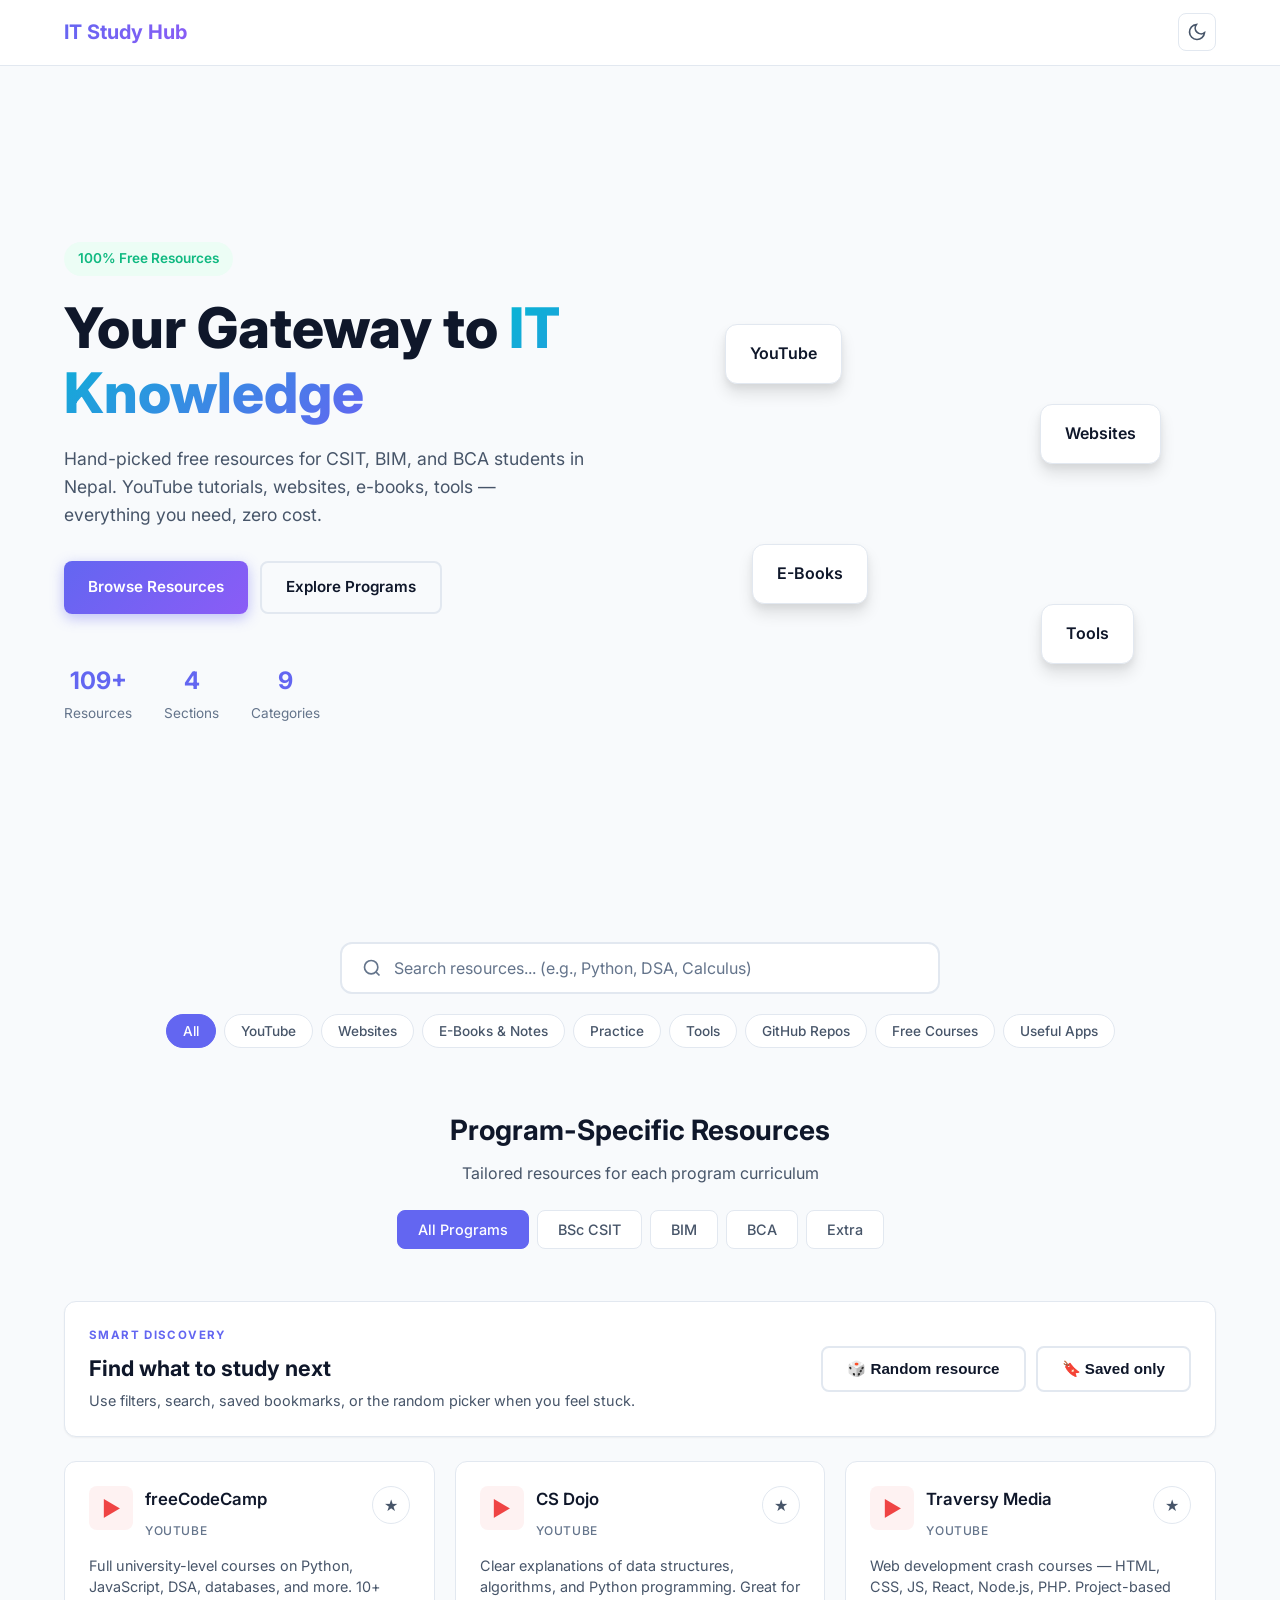
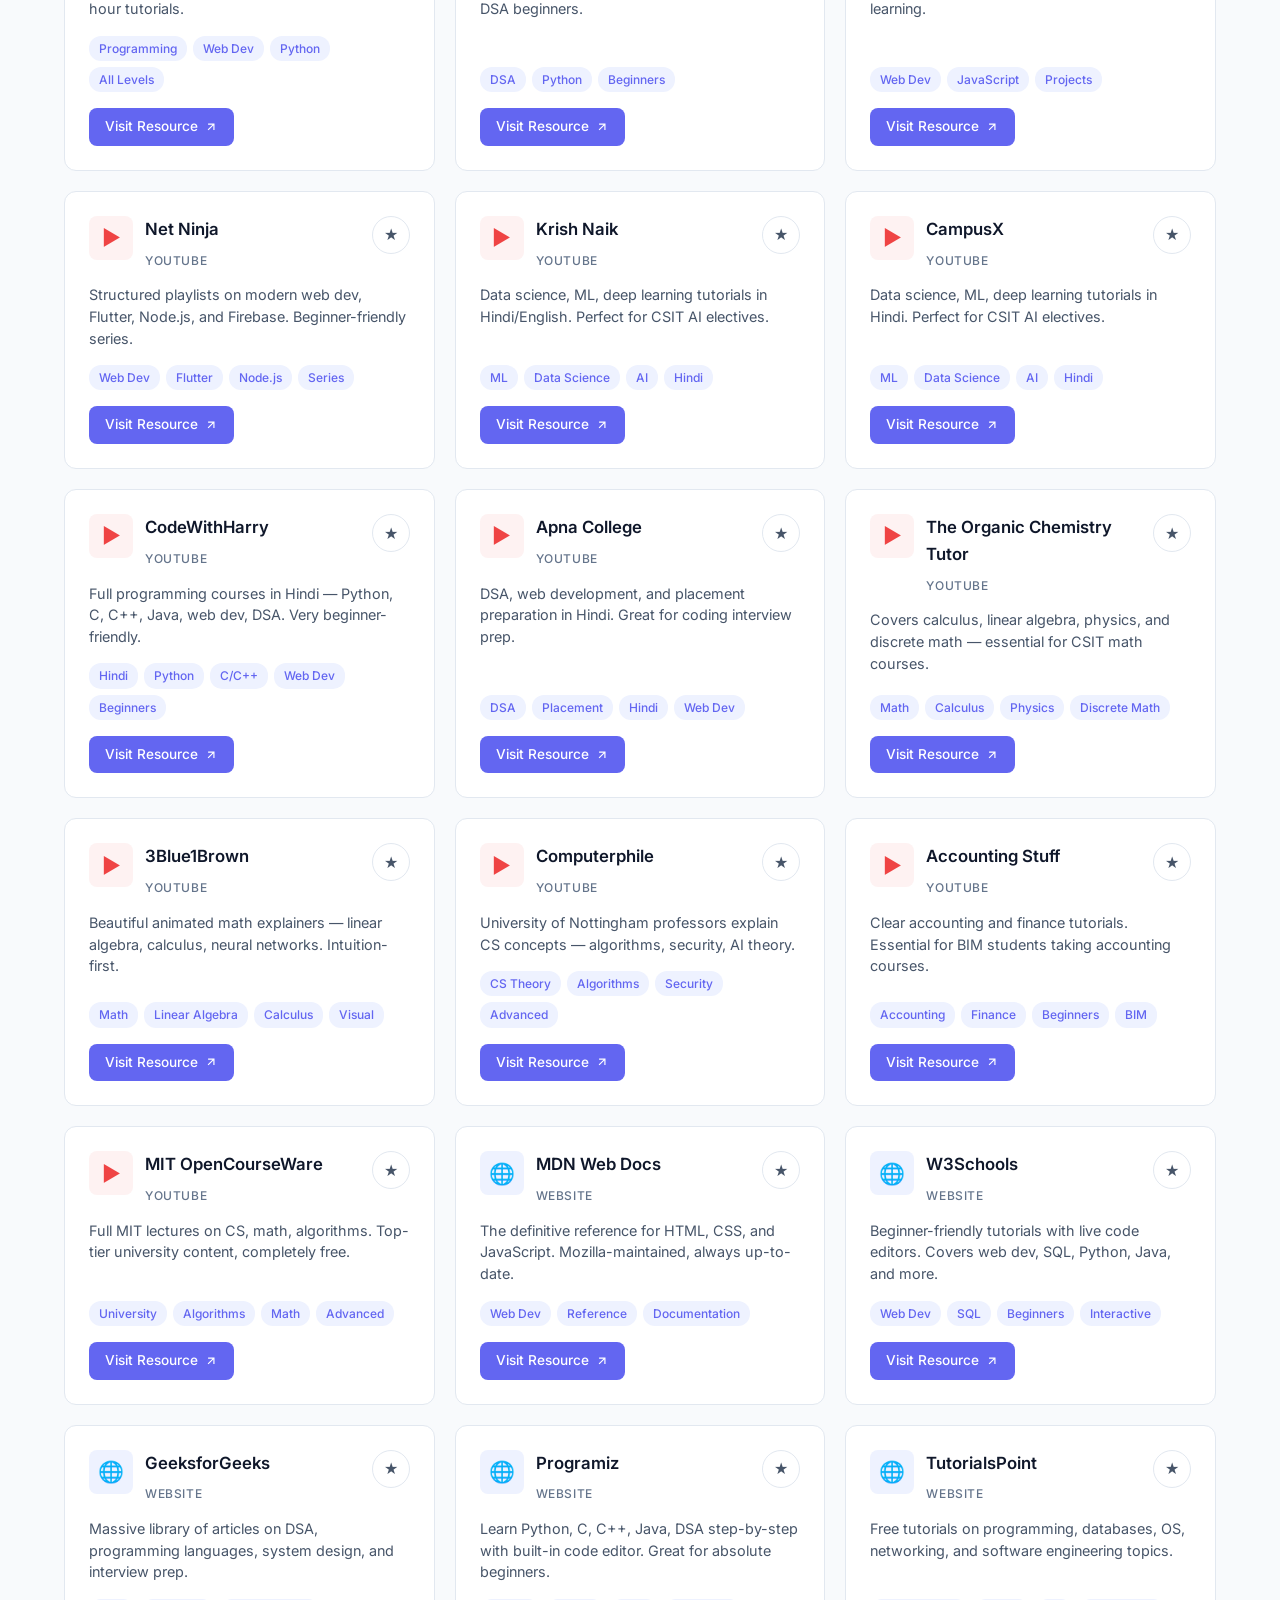
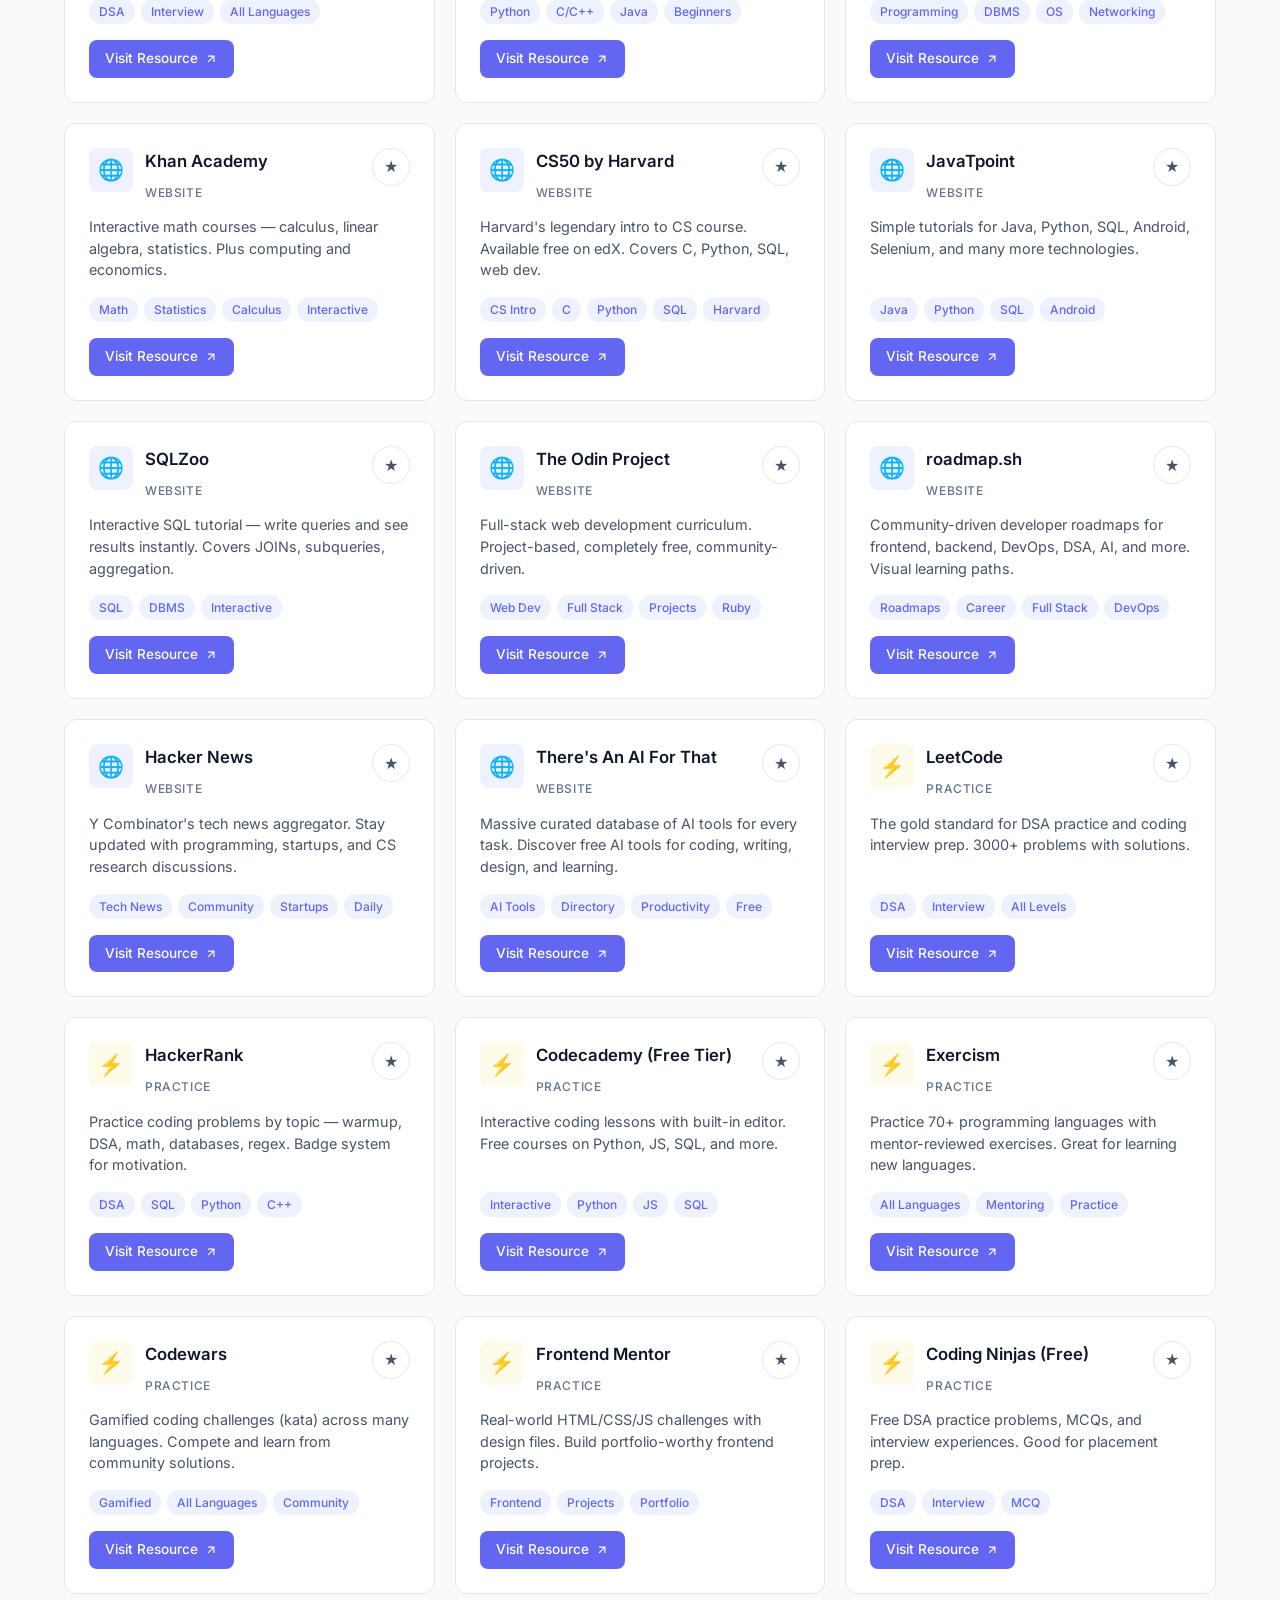
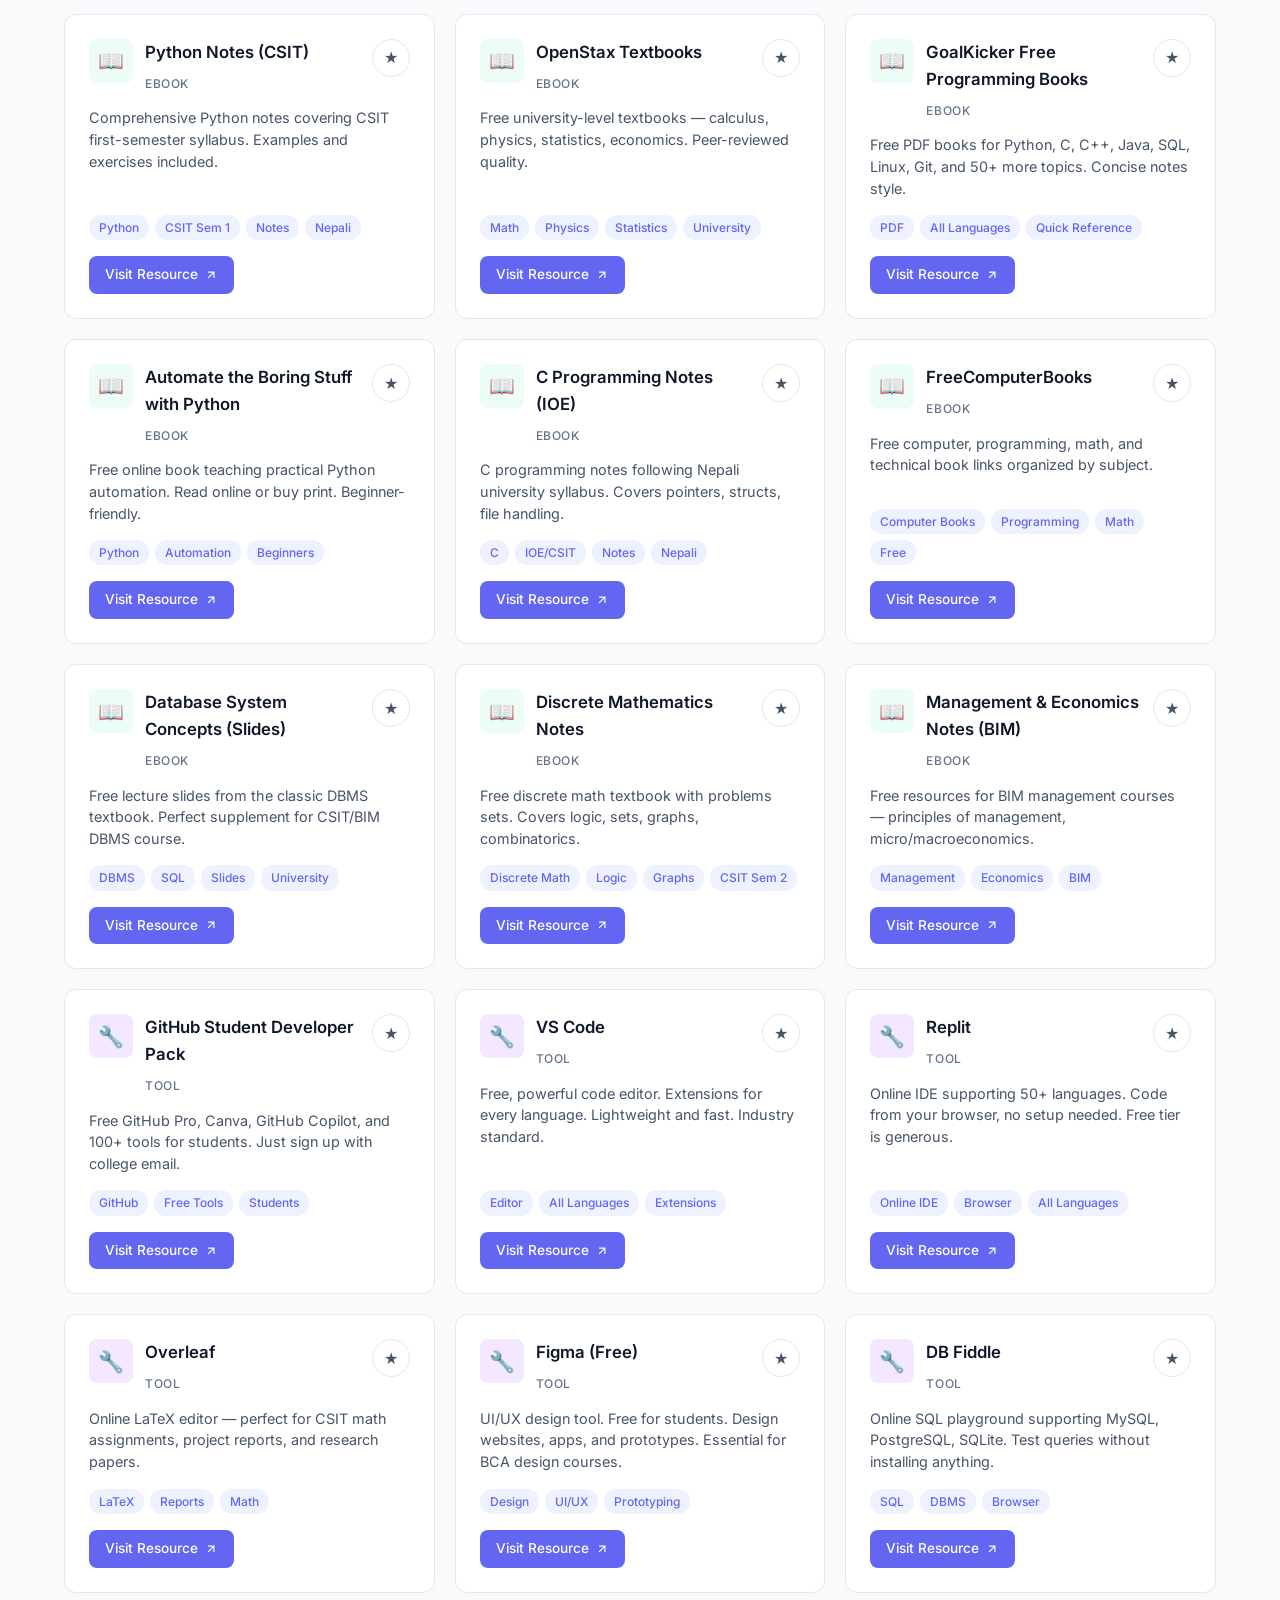
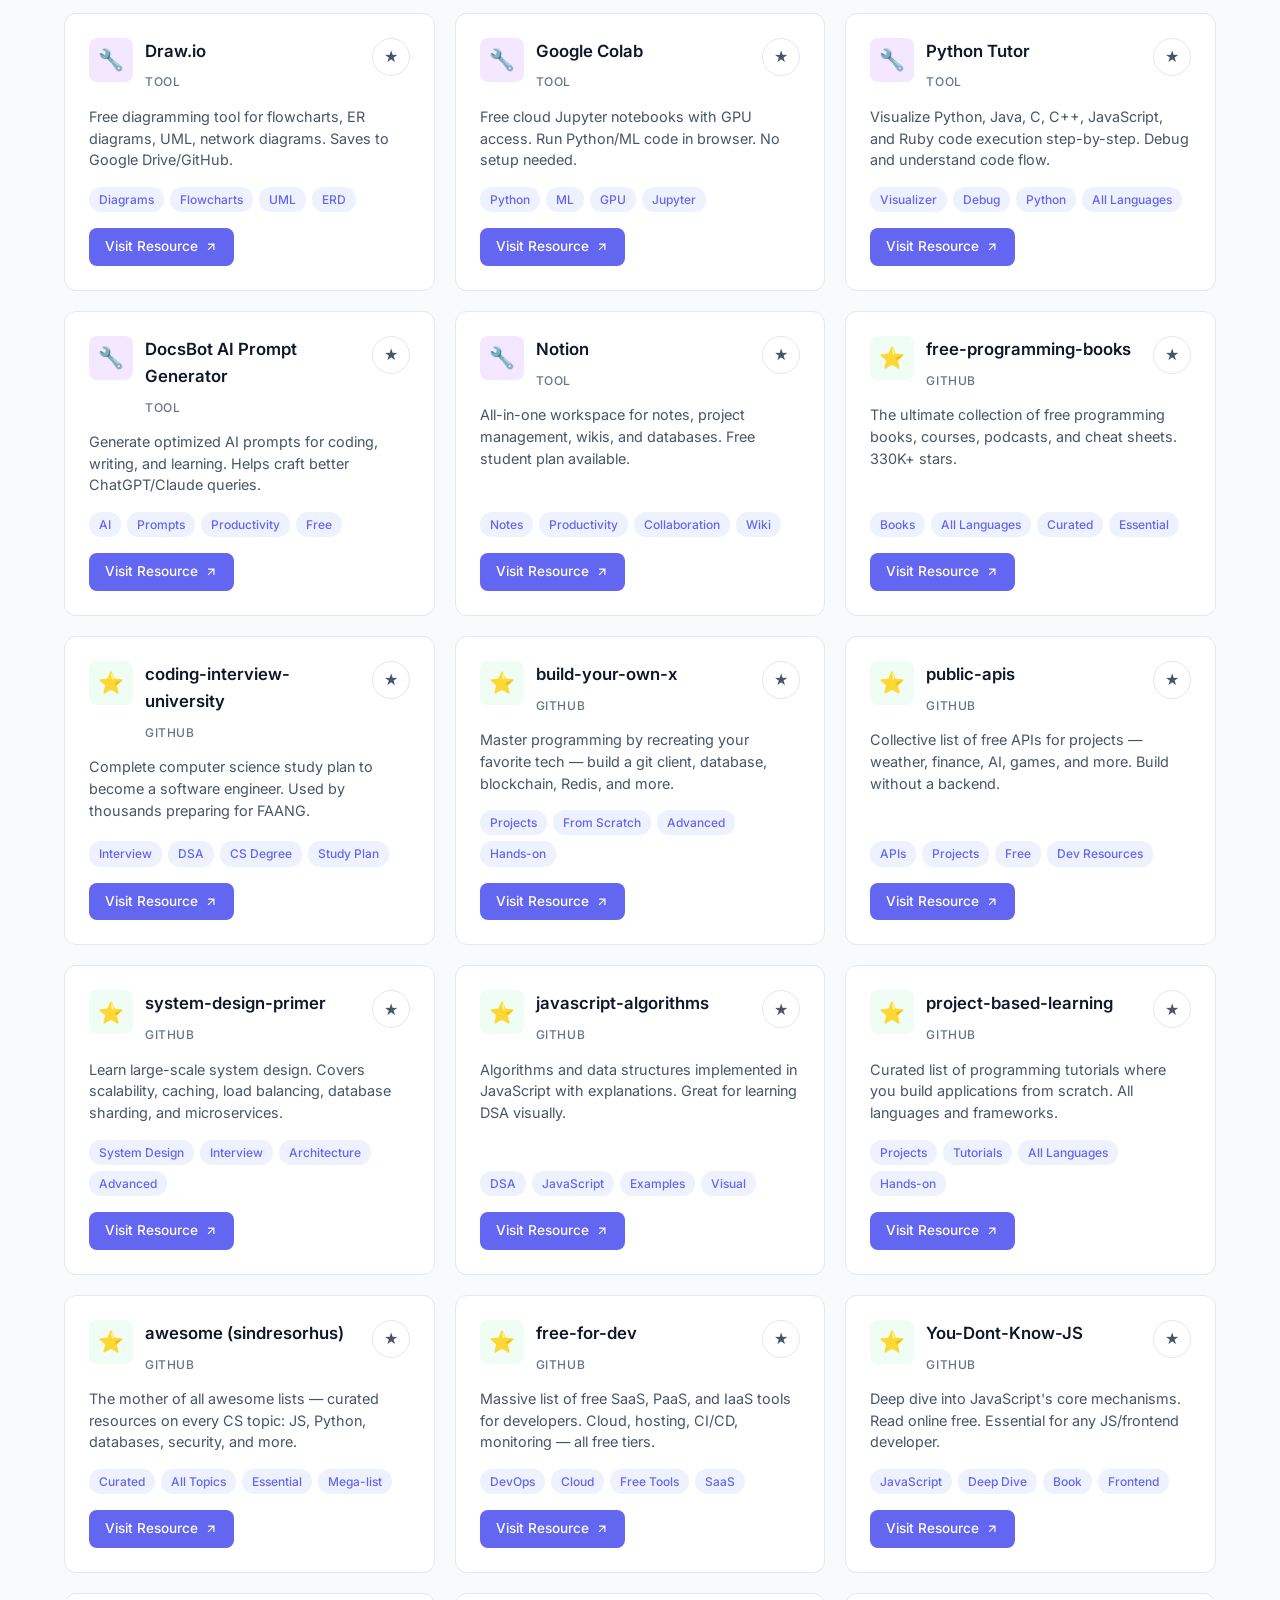
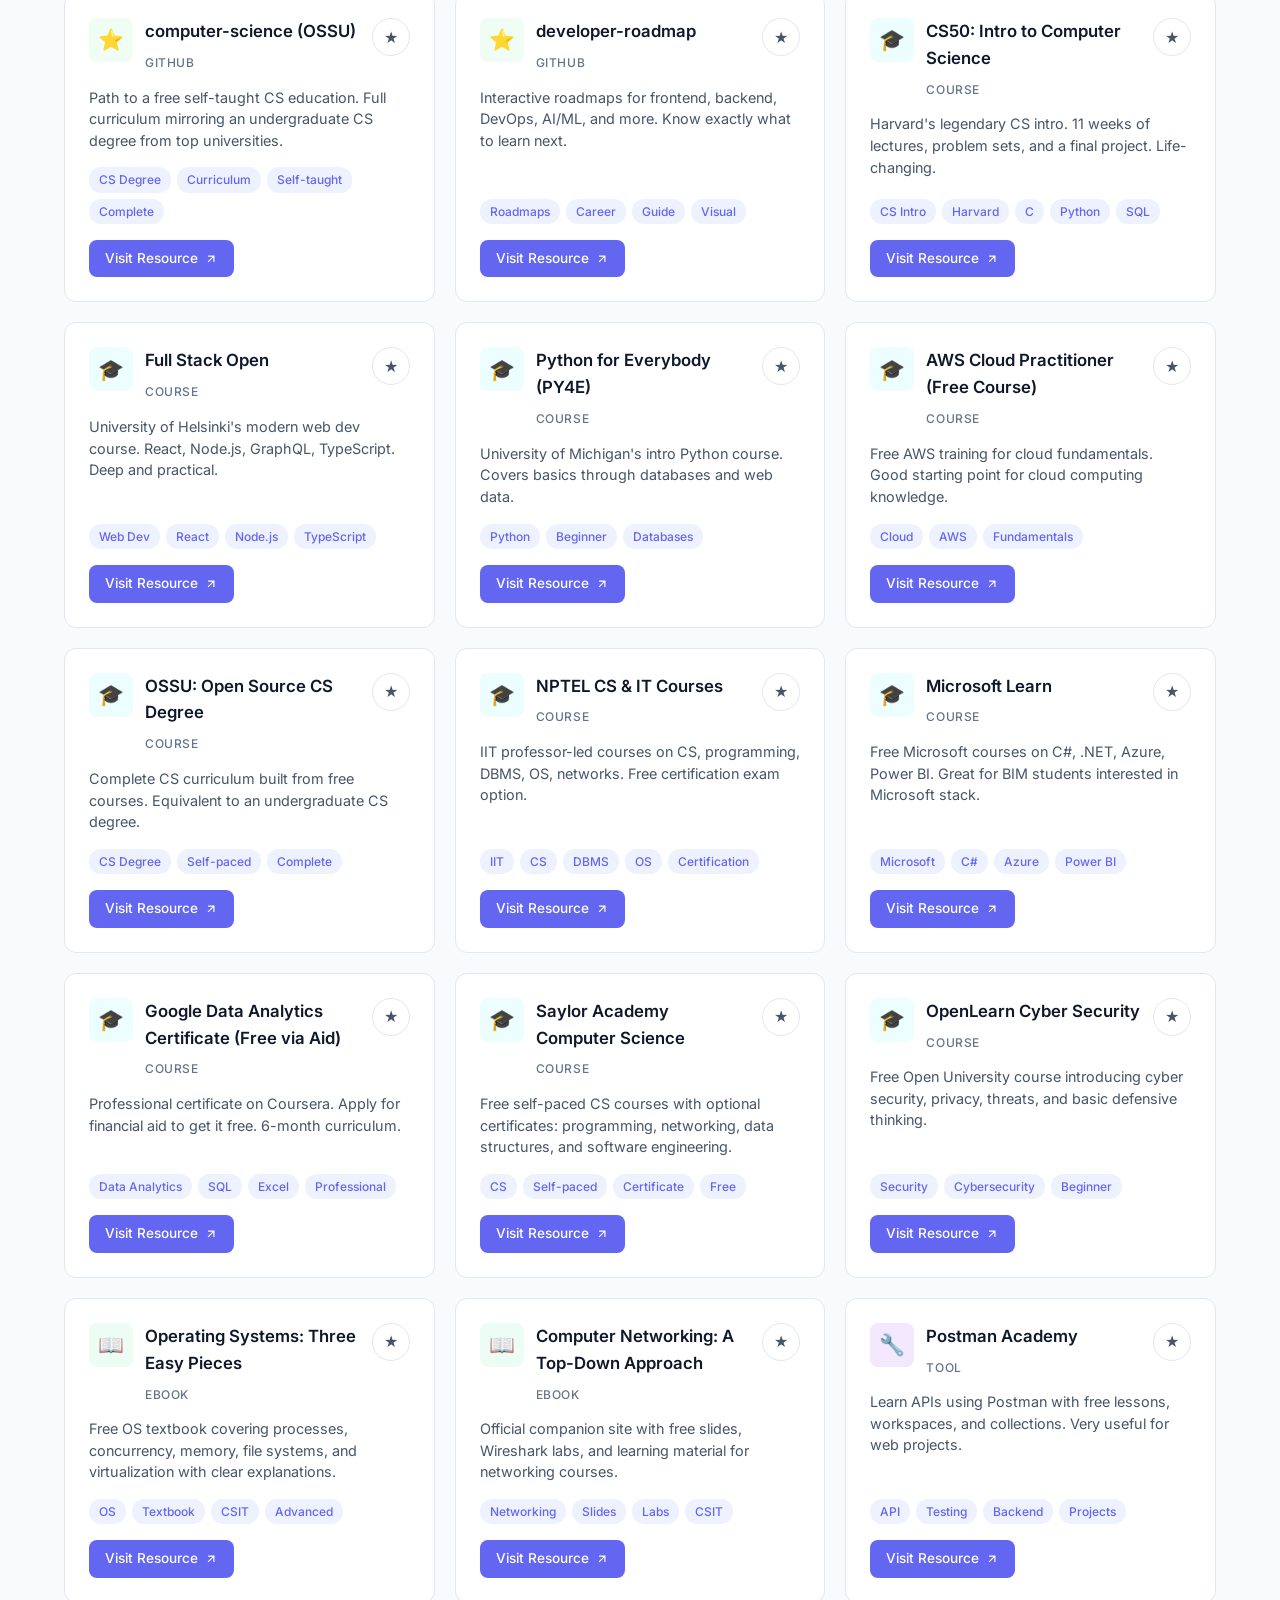
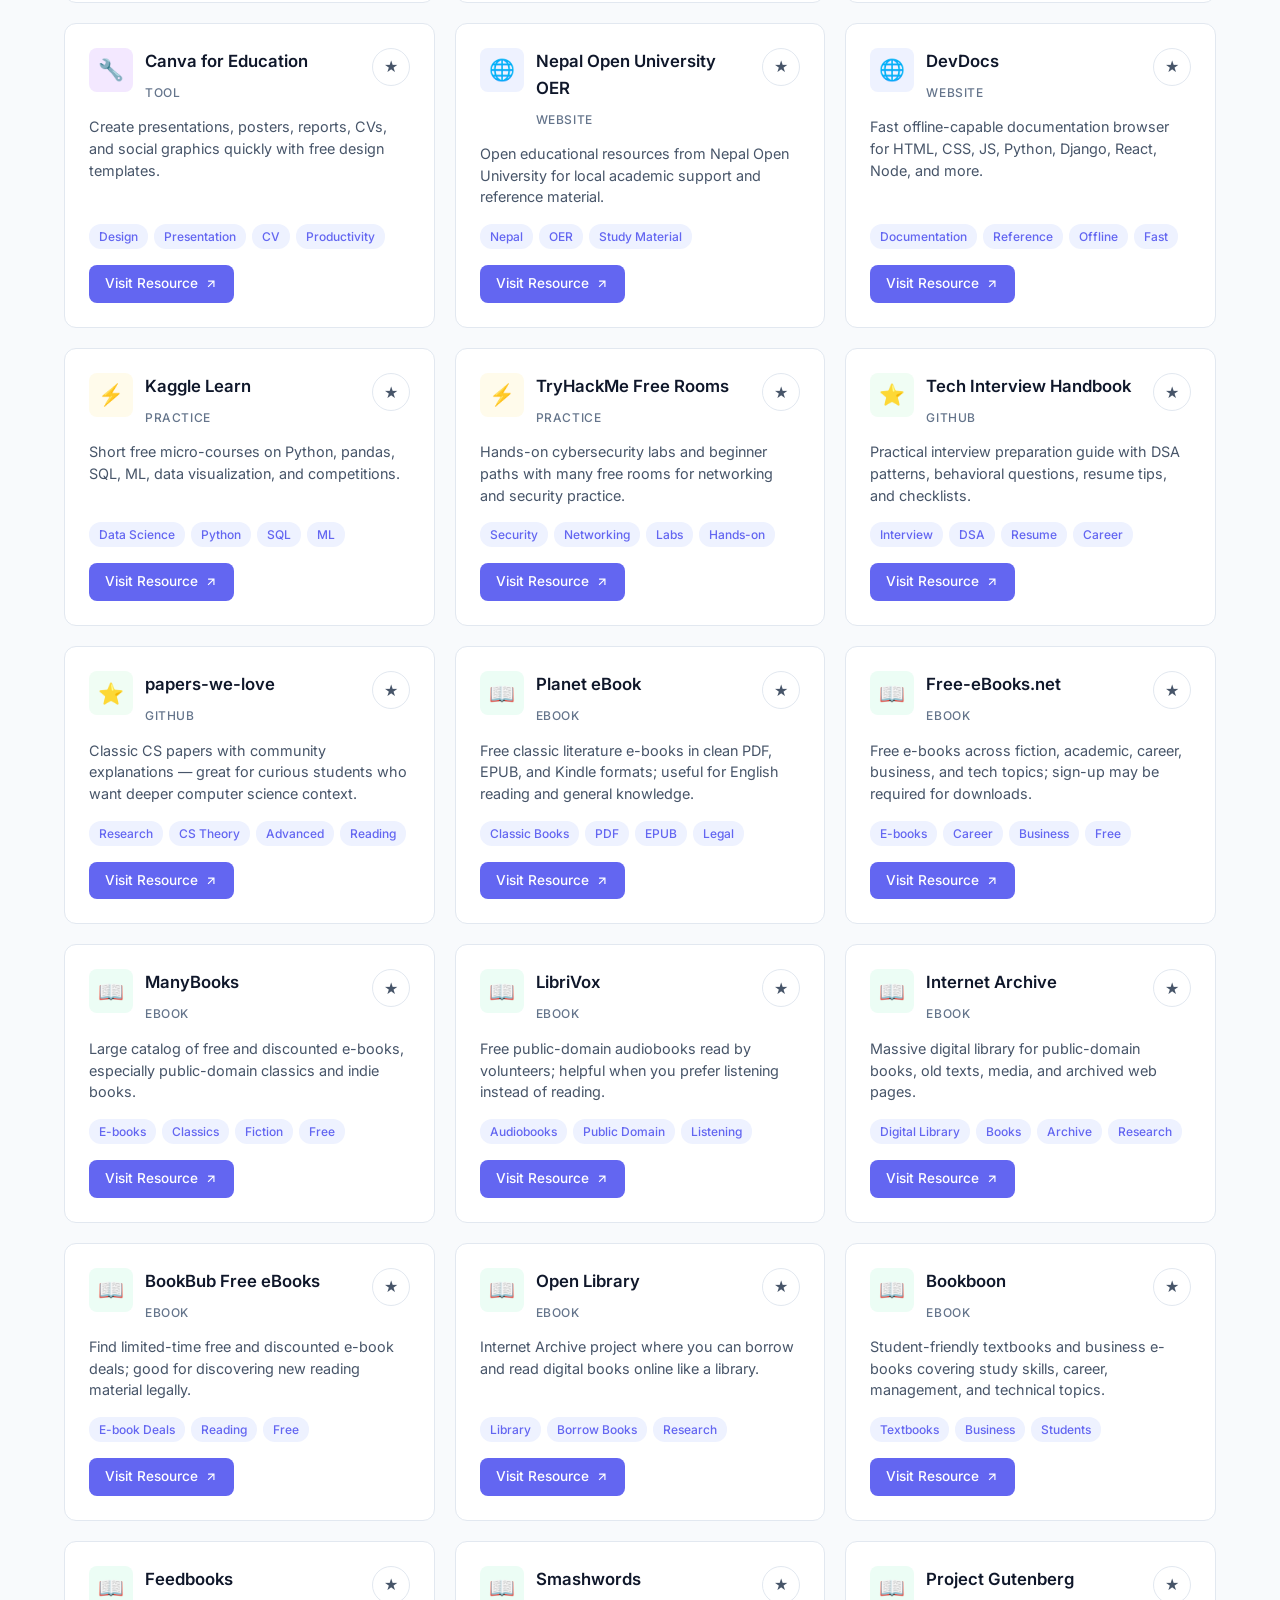
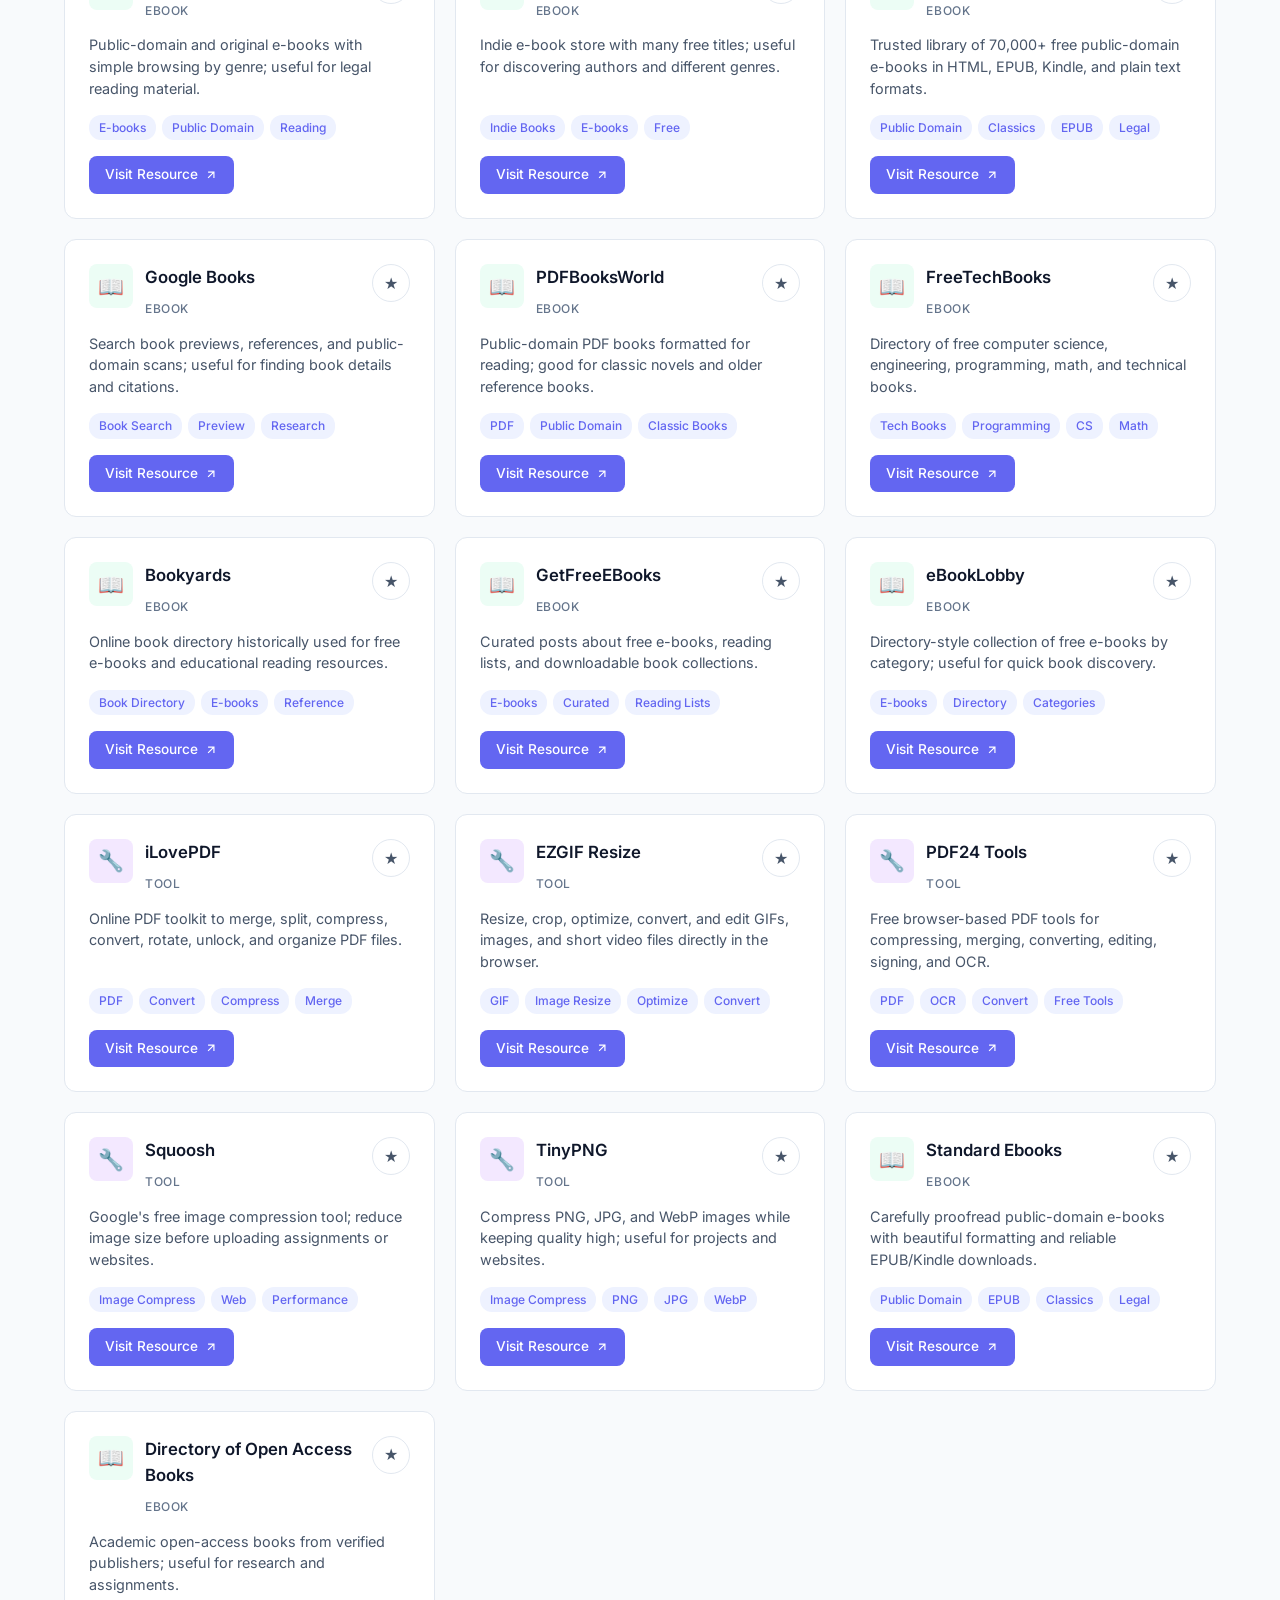
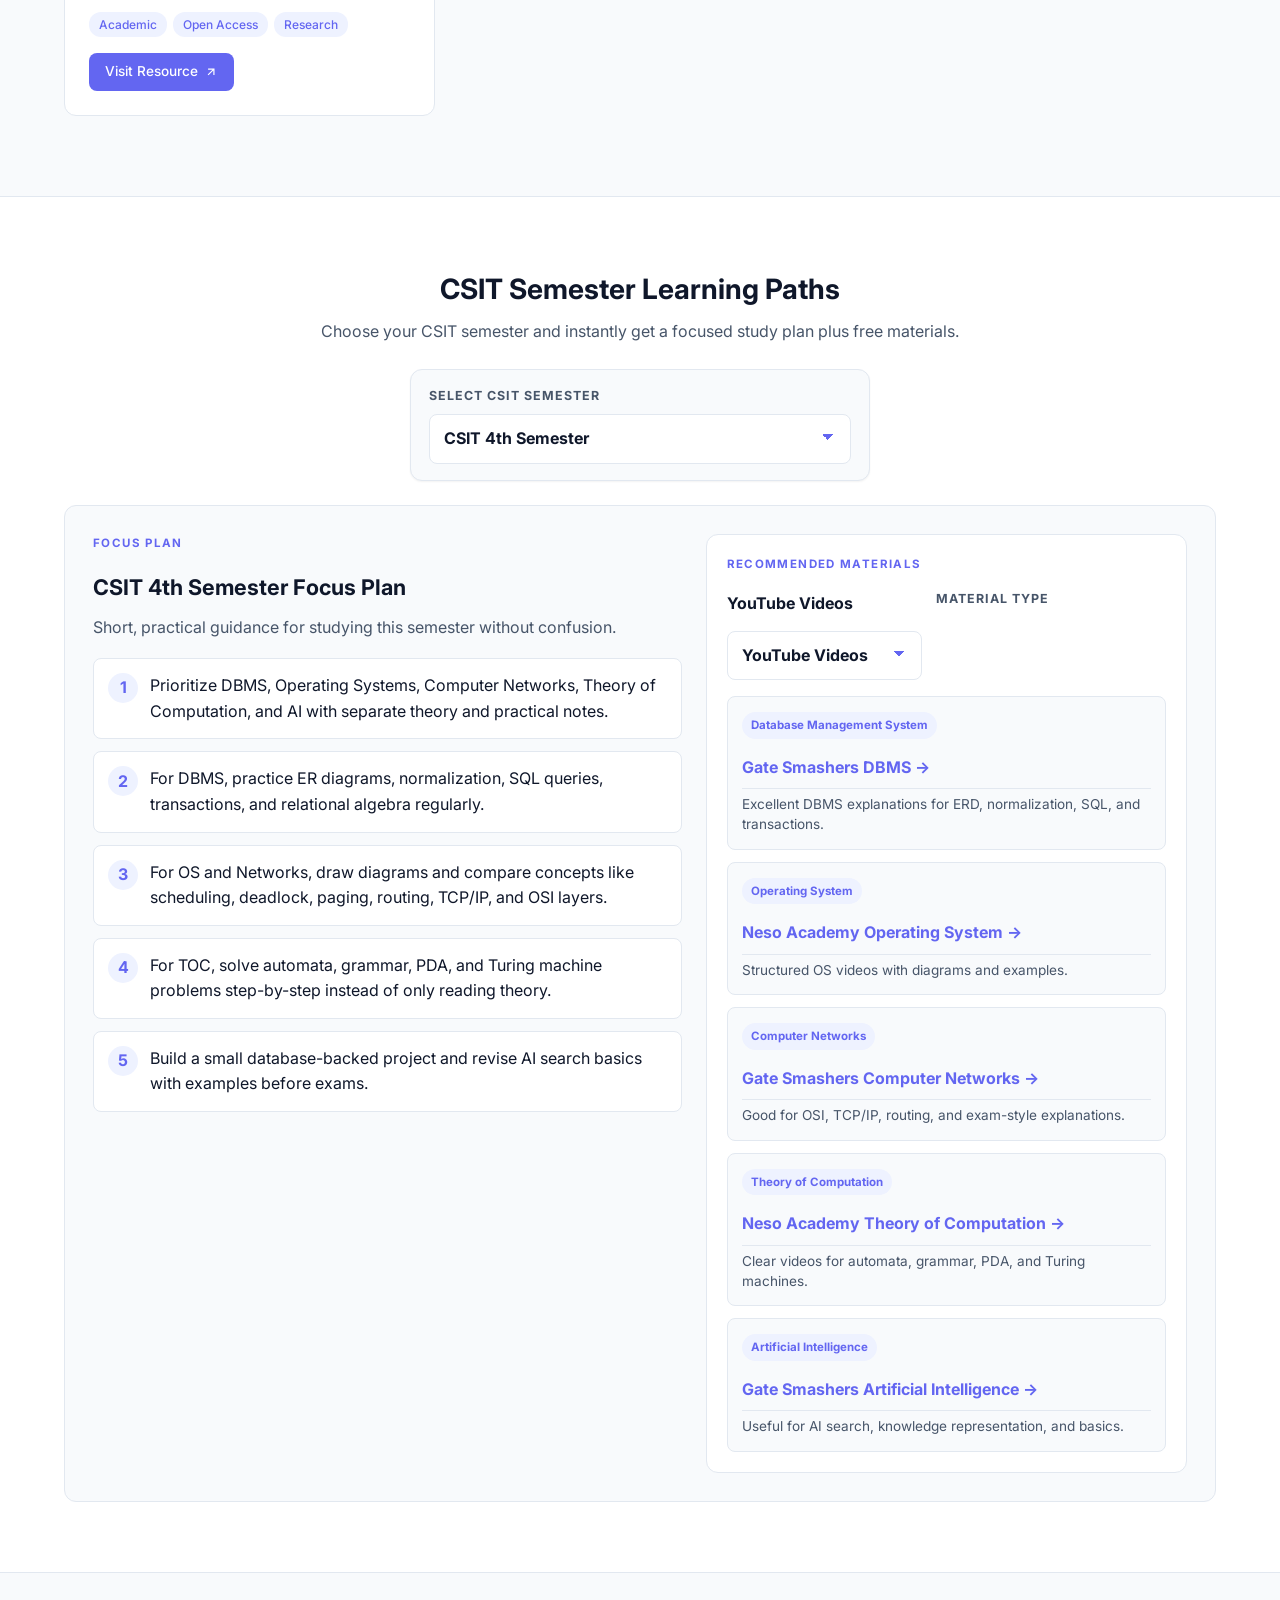
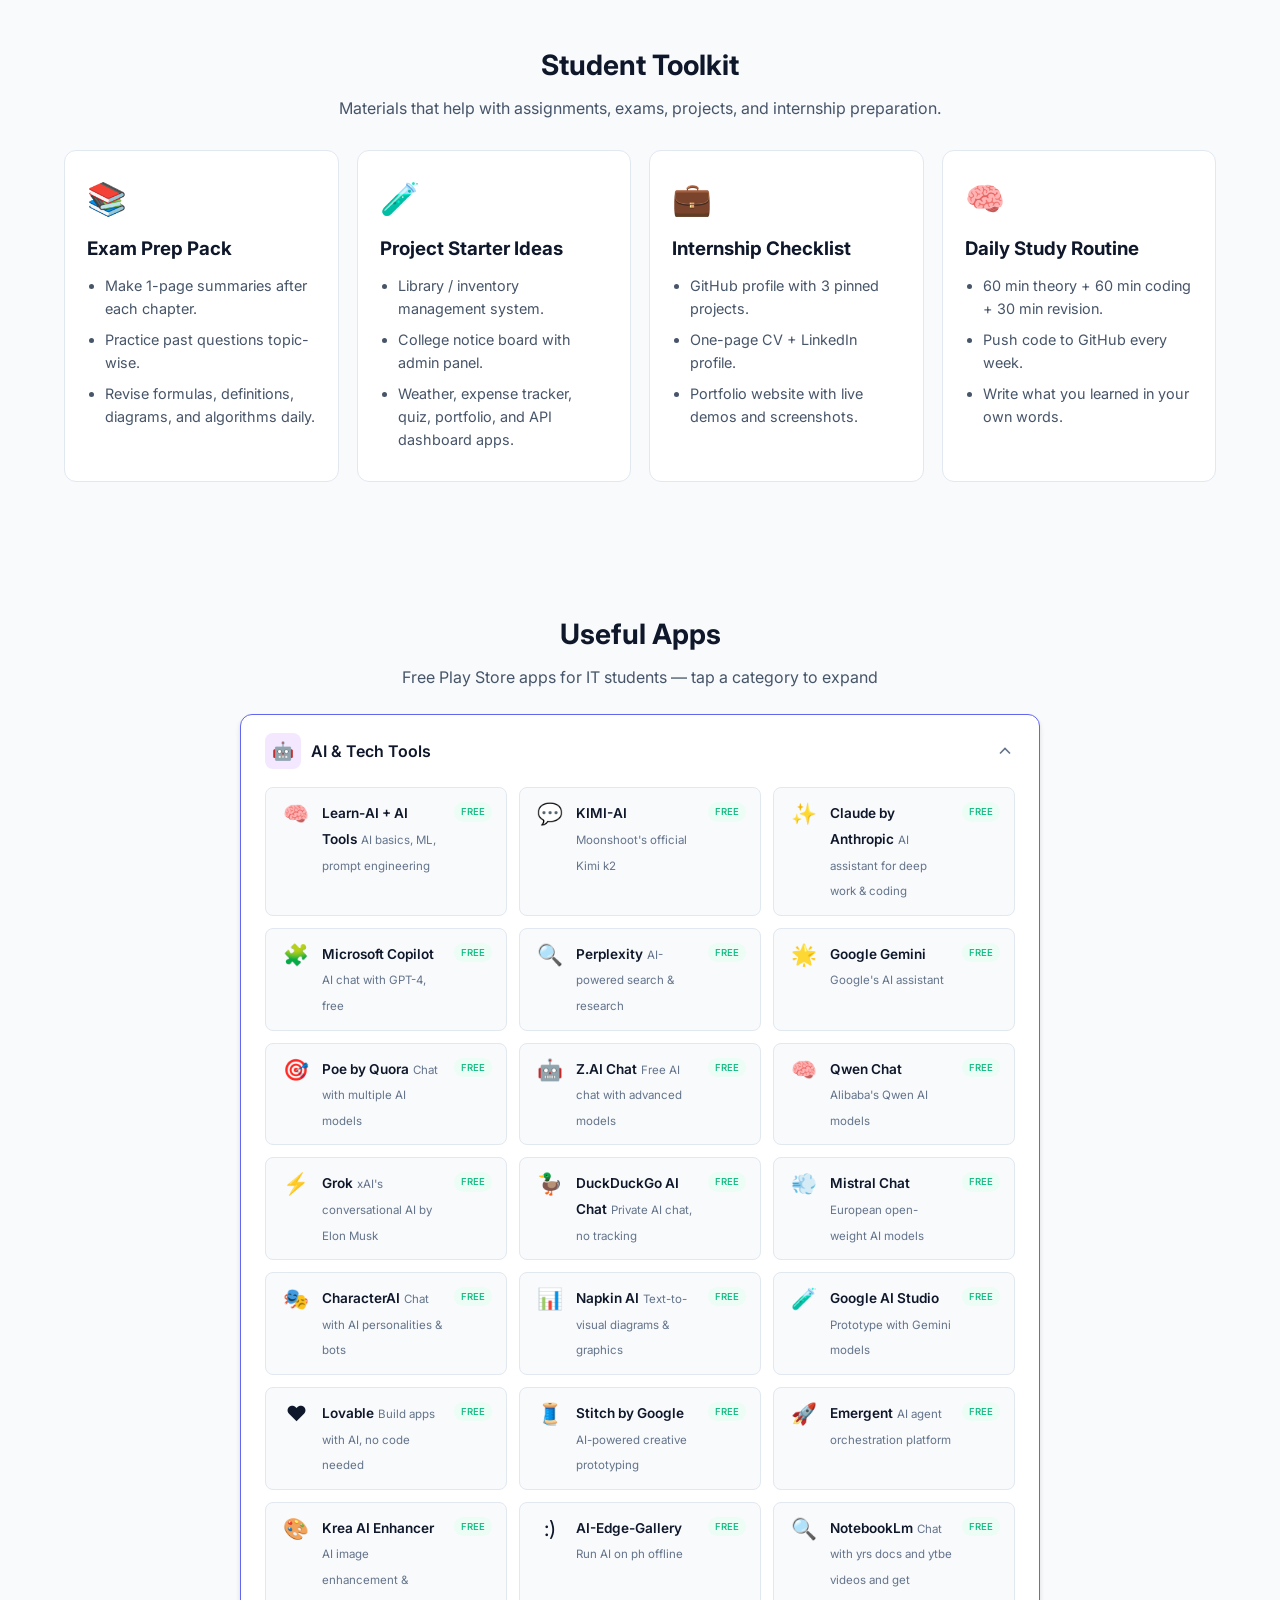
<file: index.html>
<!DOCTYPE html>
<html lang="en">
<head>
  <meta charset="UTF-8">
  <meta name="viewport" content="width=device-width, initial-scale=1.0">
  <title>IT Study Hub — Free Resources for CSIT, BIM, BCA</title>
  <meta name="description" content="Curated free learning resources for IT students in Nepal — YouTube channels, websites, e-books, tools for CSIT, BIM, and BCA.">
  <link rel="stylesheet" href="styles.css">
  <link rel="preconnect" href="https://fonts.googleapis.com">
  <link href="https://fonts.googleapis.com/css2?family=Inter:wght@400;500;600;700;800&display=swap" rel="stylesheet">
</head>
<body>
  <nav class="navbar" id="navbar">
    <div class="nav-container">
      <a href="#" class="nav-logo">IT Study Hub</a>
      <div class="nav-actions">
        <button class="theme-toggle" id="themeToggle" aria-label="Toggle dark mode">
          <svg class="sun-icon" width="20" height="20" viewBox="0 0 24 24" fill="none" stroke="currentColor" stroke-width="2"><circle cx="12" cy="12" r="5"/><path d="M12 1v2M12 21v2M4.22 4.22l1.42 1.42M18.36 18.36l1.42 1.42M1 12h2M21 12h2M4.22 19.78l1.42-1.42M18.36 5.64l1.42-1.42"/></svg>
          <svg class="moon-icon" width="20" height="20" viewBox="0 0 24 24" fill="none" stroke="currentColor" stroke-width="2"><path d="M21 12.79A9 9 0 1111.21 3 7 7 0 0021 12.79z"/></svg>
        </button>
        <button class="mobile-menu-btn" id="mobileMenuBtn" aria-label="Menu">
          <span></span><span></span><span></span>
        </button>
      </div>
    </div>
    <div class="mobile-menu" id="mobileMenu">
      <div class="mobile-menu-inner">
        <a href="#" class="mobile-menu-link" data-mobile-filter="youtube">▶ YouTube Channels</a>
        <a href="#" class="mobile-menu-link" data-mobile-filter="website">🌐 Free Websites</a>
        <a href="#" class="mobile-menu-link" data-mobile-filter="ebook">📖 E-Books & Notes</a>
        <a href="#" class="mobile-menu-link" data-mobile-filter="practice">⚡ Practice Platforms</a>
        <a href="#" class="mobile-menu-link" data-mobile-filter="tool">🔧 Tools</a>
        <a href="#" class="mobile-menu-link" data-mobile-filter="github">⭐ GitHub Repos</a>
        <a href="#" class="mobile-menu-link" data-mobile-filter="course">🎓 Free Courses</a>
        <a href="#" class="mobile-menu-link" data-mobile-program="extra">✨ Extra Helpful Sites</a>
        <a href="#" class="mobile-menu-link" data-mobile-goto="apps">📱 Useful Apps</a>
      </div>
    </div>
  </nav>

  <header class="hero">
    <div class="hero-content">
      <span class="hero-badge">100% Free Resources</span>
      <h1>Your Gateway to <span class="gradient-text">IT Knowledge</span></h1>
      <p>Hand-picked free resources for CSIT, BIM, and BCA students in Nepal. YouTube tutorials, websites, e-books, tools — everything you need, zero cost.</p>
      <div class="hero-buttons">
        <a href="#resources" class="btn btn-primary">Browse Resources</a>
        <a href="#programs" class="btn btn-outline">Explore Programs</a>
      </div>
      <div class="hero-stats">
        <div class="stat"><span class="stat-number" id="resourceCount">70+</span><span class="stat-label">Resources</span></div>
        <div class="stat"><span class="stat-number" id="programCount">4</span><span class="stat-label">Sections</span></div>
        <div class="stat"><span class="stat-number" id="categoryCount">9</span><span class="stat-label">Categories</span></div>
      </div>
    </div>
    <div class="hero-visual">
      <div class="floating-card card-1">YouTube</div>
      <div class="floating-card card-2">Websites</div>
      <div class="floating-card card-3">E-Books</div>
      <div class="floating-card card-4">Tools</div>
    </div>
  </header>

  <section class="search-section" id="resources">
    <div class="container">
      <div class="search-bar">
        <svg width="20" height="20" viewBox="0 0 24 24" fill="none" stroke="currentColor" stroke-width="2"><circle cx="11" cy="11" r="8"/><path d="m21 21-4.35-4.35"/></svg>
        <input type="text" id="searchInput" placeholder="Search resources... (e.g., Python, DSA, Calculus)">
      </div>
      <div class="filter-tags" id="filterTags">
        <button class="filter-tag active" data-filter="all">All</button>
        <button class="filter-tag" data-filter="youtube">YouTube</button>
        <button class="filter-tag" data-filter="website">Websites</button>
        <button class="filter-tag" data-filter="ebook">E-Books & Notes</button>
        <button class="filter-tag" data-filter="practice">Practice</button>
        <button class="filter-tag" data-filter="tool">Tools</button>
        <button class="filter-tag" data-filter="github">GitHub Repos</button>
        <button class="filter-tag" data-filter="course">Free Courses</button>
        <button class="filter-tag" id="usefulAppsTag" type="button">Useful Apps</button>
      </div>
    </div>
  </section>

  <section class="programs-section" id="programs">
    <div class="container">
      <h2 class="section-title">Program-Specific Resources</h2>
      <p class="section-subtitle">Tailored resources for each program curriculum</p>
      <div class="program-tabs">
        <button class="program-tab active" data-program="all">All Programs</button>
        <button class="program-tab" data-program="csit">BSc CSIT</button>
        <button class="program-tab" data-program="bim">BIM</button>
        <button class="program-tab" data-program="bca">BCA</button>
        <button class="program-tab" data-program="extra">Extra</button>
      </div>
    </div>
  </section>

  <section class="resources-section">
    <div class="container">
      <div class="resource-tools">
        <div>
          <p class="eyebrow">Smart discovery</p>
          <h2>Find what to study next</h2>
          <p>Use filters, search, saved bookmarks, or the random picker when you feel stuck.</p>
        </div>
        <div class="resource-tool-actions">
          <button class="btn btn-outline" id="randomResourceBtn" type="button">🎲 Random resource</button>
          <button class="btn btn-outline" id="bookmarksOnlyBtn" type="button">🔖 Saved only</button>
        </div>
      </div>
      <div class="resources-grid" id="resourcesGrid"></div>
      <div class="no-results" id="noResults" style="display:none;">
        <svg width="64" height="64" viewBox="0 0 24 24" fill="none" stroke="currentColor" stroke-width="1.5"><circle cx="11" cy="11" r="8"/><path d="m21 21-4.35-4.35"/></svg>
        <h3>No resources found</h3>
        <p>Try different search terms or filters</p>
      </div>
    </div>
  </section>

  <section class="learning-paths" id="learning-paths">
    <div class="container">
      <h2 class="section-title">CSIT Semester Learning Paths</h2>
      <p class="section-subtitle">Choose your CSIT semester and instantly get a focused study plan plus free materials.</p>
      <div class="semester-picker-card">
        <label for="semesterSelect">Select CSIT Semester</label>
        <select id="semesterSelect" class="semester-select" aria-label="Select CSIT semester">
          <option value="1st Semester">CSIT 1st Semester</option>
          <option value="2nd Semester">CSIT 2nd Semester</option>
          <option value="3rd Semester">CSIT 3rd Semester</option>
          <option value="4th Semester" selected>CSIT 4th Semester</option>
          <option value="5th Semester">CSIT 5th Semester</option>
          <option value="6th Semester">CSIT 6th Semester</option>
          <option value="7th Semester">CSIT 7th Semester</option>
          <option value="8th Semester">CSIT 8th Semester</option>
        </select>
      </div>
      <div class="path-panel csit-semester-panel" id="pathPanel"></div>
    </div>
  </section>

  <section class="toolkit-section" id="toolkit">
    <div class="container">
      <h2 class="section-title">Student Toolkit</h2>
      <p class="section-subtitle">Materials that help with assignments, exams, projects, and internship preparation.</p>
      <div class="toolkit-grid">
        <article class="toolkit-card">
          <span>📚</span>
          <h3>Exam Prep Pack</h3>
          <ul>
            <li>Make 1-page summaries after each chapter.</li>
            <li>Practice past questions topic-wise.</li>
            <li>Revise formulas, definitions, diagrams, and algorithms daily.</li>
          </ul>
        </article>
        <article class="toolkit-card">
          <span>🧪</span>
          <h3>Project Starter Ideas</h3>
          <ul>
            <li>Library / inventory management system.</li>
            <li>College notice board with admin panel.</li>
            <li>Weather, expense tracker, quiz, portfolio, and API dashboard apps.</li>
          </ul>
        </article>
        <article class="toolkit-card">
          <span>💼</span>
          <h3>Internship Checklist</h3>
          <ul>
            <li>GitHub profile with 3 pinned projects.</li>
            <li>One-page CV + LinkedIn profile.</li>
            <li>Portfolio website with live demos and screenshots.</li>
          </ul>
        </article>
        <article class="toolkit-card">
          <span>🧠</span>
          <h3>Daily Study Routine</h3>
          <ul>
            <li>60 min theory + 60 min coding + 30 min revision.</li>
            <li>Push code to GitHub every week.</li>
            <li>Write what you learned in your own words.</li>
          </ul>
        </article>
      </div>
    </div>
  </section>

  <section class="apps-section" id="apps">
    <div class="container">
      <h2 class="section-title">Useful Apps</h2>
      <p class="section-subtitle">Free Play Store apps for IT students — tap a category to expand</p>
      <div class="apps-accordion" id="appsAccordion"></div>
    </div>
  </section>

  <section class="quick-links">
    <div class="container">
      <h2 class="section-title">Quick Start Guides</h2>
      <div class="quick-links-grid">
        <div class="quick-link-card">
          <div class="ql-icon">1</div>
          <h3>Pick Your Language</h3>
          <p>Start with Python — it's beginner-friendly and used across CSIT, BIM, and BCA curriculums.</p>
          <a href="#" class="ql-link" data-search="Python">Python resources →</a>
        </div>
        <div class="quick-link-card">
          <div class="ql-icon">2</div>
          <h3>Master DSA</h3>
          <p>Data Structures & Algorithms are crucial for placements. Use free platforms below.</p>
          <a href="#" class="ql-link" data-search="DSA">DSA resources →</a>
        </div>
        <div class="quick-link-card">
          <div class="ql-icon">3</div>
          <h3>Build Projects</h3>
          <p>Apply what you learn. Start with small projects and gradually increase complexity.</p>
          <a href="#" class="ql-link" data-search="project">Project ideas →</a>
        </div>
        <div class="quick-link-card">
          <div class="ql-icon">4</div>
          <h3>Join Community</h3>
          <p>Connect with peers, ask questions, and share knowledge in these communities.</p>
          <a href="#" class="ql-link" data-search="community">Communities →</a>
        </div>
      </div>
    </div>
  </section>

  <footer class="footer">
    <div class="container">
      <div class="footer-grid">
        <div class="footer-brand">
          <h3>IT Study Hub</h3>
          <p>Free learning resources for Nepali IT students. No paywalls, no signups — just quality content.</p>
        </div>
        <div class="footer-links">
          <h4>Programs</h4>
          <a href="#" data-program-filter="csit">BSc CSIT</a>
          <a href="#" data-program-filter="bim">BIM</a>
          <a href="#" data-program-filter="bca">BCA</a>
          <a href="#" data-program-filter="extra">Extra helpful sites</a>
        </div>
        <div class="footer-links">
          <h4>Categories</h4>
          <a href="#" data-filter-link="youtube">YouTube Channels</a>
          <a href="#" data-filter-link="website">Free Websites</a>
          <a href="#" data-filter-link="ebook">E-Books & Notes</a>
          <a href="#" data-filter-link="practice">Practice Platforms</a>
          <a href="#" data-filter-link="github">GitHub Repos</a>
        </div>
        <div class="footer-links">
          <h4>More</h4>
          <a href="#" data-program-filter="extra">Extra Resources</a>
          <a href="#apps">Useful Apps</a>
        </div>
        <div class="footer-links">
          <h4>Contribute</h4>
          <p>Know a great free resource? <a href="https://github.com/Pradip-pun27" target="_blank">Suggest it on GitHub</a>.</p>
        </div>
      </div>
      <div class="footer-bottom">
        <p>&copy; 2026 IT Study Hub. Built for Nepali IT students. All resources are free.</p>
      </div>
    </div>
  </footer>

  <script src="script.js"></script>
</body>
</html>
</file>
<file: styles.css>
/* ===== RESET & BASE ===== */
*, *::before, *::after { box-sizing: border-box; margin: 0; padding: 0; }

:root {
  --bg: #f8fafc;
  --surface: #ffffff;
  --surface-hover: #f1f5f9;
  --text: #0f172a;
  --text-secondary: #475569;
  --text-muted: #64748b;
  --border: #e2e8f0;
  --primary: #6366f1;
  --primary-hover: #4f46e5;
  --primary-light: #eef2ff;
  --accent: #06b6d4;
  --accent-light: #ecfeff;
  --success: #10b981;
  --success-light: #ecfdf5;
  --warning: #f59e0b;
  --warning-light: #fffbeb;
  --danger: #ef4444;
  --danger-light: #fef2f2;
  --gradient-1: linear-gradient(135deg, #6366f1, #8b5cf6);
  --gradient-2: linear-gradient(135deg, #06b6d4, #6366f1);
  --shadow-sm: 0 1px 2px rgba(0,0,0,0.05);
  --shadow: 0 1px 3px rgba(0,0,0,0.1), 0 1px 2px rgba(0,0,0,0.06);
  --shadow-md: 0 4px 6px rgba(0,0,0,0.07), 0 2px 4px rgba(0,0,0,0.06);
  --shadow-lg: 0 10px 15px rgba(0,0,0,0.1), 0 4px 6px rgba(0,0,0,0.05);
  --radius: 12px;
  --radius-sm: 8px;
  --transition: 0.2s ease;
}

[data-theme="dark"] {
  --bg: #0f172a;
  --surface: #1e293b;
  --surface-hover: #334155;
  --text: #f1f5f9;
  --text-secondary: #94a3b8;
  --text-muted: #64748b;
  --border: #334155;
  --primary-light: #1e1b4b;
  --accent-light: #0f3b3e;
  --success-light: #0f3a2c;
  --warning-light: #3b2f0a;
  --danger-light: #3b1010;
  --shadow-sm: 0 1px 2px rgba(0,0,0,0.3);
  --shadow: 0 1px 3px rgba(0,0,0,0.4);
  --shadow-md: 0 4px 6px rgba(0,0,0,0.4);
  --shadow-lg: 0 10px 15px rgba(0,0,0,0.5);
}

html { scroll-behavior: smooth; }

body {
  font-family: 'Inter', -apple-system, BlinkMacSystemFont, sans-serif;
  background: var(--bg);
  color: var(--text);
  line-height: 1.6;
  transition: background var(--transition), color var(--transition);
}

.container { max-width: 1200px; margin: 0 auto; padding: 0 24px; }

a { color: var(--primary); text-decoration: none; }

/* ===== NAVBAR ===== */
.navbar {
  position: sticky; top: 0; z-index: 100;
  background: var(--surface);
  border-bottom: 1px solid var(--border);
  backdrop-filter: blur(12px);
  transition: background var(--transition), border var(--transition);
}
.nav-container {
  max-width: 1200px; margin: 0 auto; padding: 0 24px;
  display: flex; align-items: center; justify-content: space-between;
  height: 64px;
}
.nav-logo {
  font-size: 1.25rem; font-weight: 700;
  background: var(--gradient-1);
  -webkit-background-clip: text; -webkit-text-fill-color: transparent;
  background-clip: text;
}
.nav-actions { display: flex; align-items: center; gap: 8px; }

.theme-toggle {
  background: none; border: 1px solid var(--border); border-radius: var(--radius-sm);
  padding: 8px; cursor: pointer; color: var(--text-secondary); display: flex;
  transition: all var(--transition);
}
.theme-toggle:hover { background: var(--surface-hover); color: var(--text); }
[data-theme="dark"] .sun-icon { display: block; }
[data-theme="dark"] .moon-icon { display: none; }
.sun-icon { display: none; }
.moon-icon { display: block; }

.mobile-menu-btn {
  display: none; flex-direction: column; gap: 4px;
  background: none; border: none; cursor: pointer; padding: 8px;
}
.mobile-menu-btn span {
  display: block; width: 20px; height: 2px;
  background: var(--text); border-radius: 2px; transition: var(--transition);
}

/* ===== MOBILE MENU ===== */
.mobile-menu {
  max-height: 0; overflow: hidden; background: var(--surface);
  border-top: 1px solid transparent; transition: max-height 0.35s ease, border-color 0.3s ease;
}
.mobile-menu.open {
  max-height: 500px; border-top-color: var(--border);
}
.mobile-menu-inner {
  padding: 8px 24px 16px; display: flex; flex-direction: column; gap: 2px;
}
.mobile-menu-link {
  display: block; padding: 12px 16px; border-radius: var(--radius-sm);
  color: var(--text); font-size: 0.9rem; font-weight: 500; text-decoration: none;
  transition: background var(--transition), color var(--transition);
}
.mobile-menu-link:hover { background: var(--primary-light); color: var(--primary); }

/* ===== HERO ===== */
.hero {
  max-width: 1200px; margin: 0 auto; padding: 80px 24px;
  display: grid; grid-template-columns: 1fr 1fr; gap: 60px; align-items: center;
  min-height: calc(100vh - 64px);
}
.hero-badge {
  display: inline-block; padding: 6px 14px;
  background: var(--success-light); color: var(--success);
  border-radius: 20px; font-size: 0.85rem; font-weight: 600; margin-bottom: 20px;
}
.hero-content h1 {
  font-size: clamp(2.2rem, 5vw, 3.5rem); font-weight: 800;
  line-height: 1.15; margin-bottom: 20px;
}
.gradient-text { background: var(--gradient-2); -webkit-background-clip: text; -webkit-text-fill-color: transparent; background-clip: text; }
.hero-content p {
  font-size: 1.1rem; color: var(--text-secondary); margin-bottom: 32px; max-width: 520px;
}
.hero-buttons { display: flex; gap: 12px; flex-wrap: wrap; margin-bottom: 48px; }

.btn {
  display: inline-flex; align-items: center; gap: 8px;
  padding: 12px 24px; border-radius: var(--radius-sm);
  font-weight: 600; font-size: 0.95rem; cursor: pointer;
  transition: all var(--transition); border: none;
}
.btn-primary {
  background: var(--gradient-1); color: #fff;
  box-shadow: 0 4px 14px rgba(99,102,241,0.4);
}
.btn-primary:hover { transform: translateY(-1px); box-shadow: 0 6px 20px rgba(99,102,241,0.5); }
.btn-outline {
  background: transparent; border: 2px solid var(--border); color: var(--text);
}
.btn-outline:hover { border-color: var(--primary); color: var(--primary); }

.hero-stats { display: flex; gap: 32px; }
.stat { text-align: center; }
.stat-number { display: block; font-size: 1.5rem; font-weight: 700; color: var(--primary); }
.stat-label { font-size: 0.85rem; color: var(--text-muted); }

.hero-visual { position: relative; height: 400px; }
.floating-card {
  position: absolute; padding: 16px 24px;
  background: var(--surface); border: 1px solid var(--border);
  border-radius: var(--radius); font-weight: 600;
  box-shadow: var(--shadow-lg); animation: float 4s ease-in-out infinite;
  cursor: pointer; transition: all var(--transition);
}
.floating-card:hover { border-color: var(--primary); color: var(--primary); box-shadow: 0 12px 24px rgba(99,102,241,0.25); }
.card-1 { top: 10%; left: 10%; animation-delay: 0s; }
.card-2 { top: 30%; right: 10%; animation-delay: 1s; }
.card-3 { bottom: 20%; left: 15%; animation-delay: 2s; }
.card-4 { bottom: 5%; right: 15%; animation-delay: 0.5s; }

@keyframes float {
  0%, 100% { transform: translateY(0); }
  50% { transform: translateY(-12px); }
}

/* ===== SEARCH ===== */
.search-section { padding: 40px 0 20px; }
.search-bar {
  display: flex; align-items: center; gap: 12px;
  background: var(--surface); border: 2px solid var(--border);
  border-radius: var(--radius); padding: 14px 20px;
  transition: border-color var(--transition);
  max-width: 600px; margin: 0 auto;
}
.search-bar:focus-within { border-color: var(--primary); box-shadow: 0 0 0 4px var(--primary-light); }
.search-bar svg { color: var(--text-muted); flex-shrink: 0; }
.search-bar input {
  width: 100%; border: none; background: none;
  font-size: 1rem; color: var(--text); outline: none;
  font-family: inherit;
}
.search-bar input::placeholder { color: var(--text-muted); }

.filter-tags {
  display: flex; gap: 8px; flex-wrap: wrap; justify-content: center;
  margin-top: 20px;
}
.filter-tag {
  padding: 8px 16px; border-radius: 20px; border: 1px solid var(--border);
  background: var(--surface); color: var(--text-secondary);
  font-size: 0.85rem; font-weight: 500; cursor: pointer;
  transition: all var(--transition); font-family: inherit;
}
.filter-tag:hover { border-color: var(--primary); color: var(--primary); }
.filter-tag.active {
  background: var(--primary); border-color: var(--primary); color: #fff;
}

/* ===== PROGRAM TABS ===== */
.programs-section { padding: 40px 0 20px; }
.section-title { font-size: 1.75rem; font-weight: 700; text-align: center; margin-bottom: 8px; }
.section-subtitle { text-align: center; color: var(--text-secondary); margin-bottom: 24px; }

.program-tabs {
  display: flex; gap: 8px; justify-content: center; flex-wrap: wrap;
}
.program-tab {
  padding: 10px 20px; border-radius: var(--radius-sm);
  border: 1px solid var(--border); background: var(--surface);
  color: var(--text-secondary); font-weight: 500; cursor: pointer;
  transition: all var(--transition); font-family: inherit; font-size: 0.9rem;
}
.program-tab:hover { border-color: var(--primary); color: var(--primary); }
.program-tab.active { background: var(--primary); border-color: var(--primary); color: #fff; }

/* ===== RESOURCES GRID ===== */
.resources-section { padding: 32px 0 80px; }
.resources-grid {
  display: grid;
  grid-template-columns: repeat(auto-fill, minmax(340px, 1fr));
  gap: 20px;
}

.resource-card {
  background: var(--surface); border: 1px solid var(--border);
  border-radius: var(--radius); padding: 24px;
  transition: all var(--transition); display: flex; flex-direction: column;
}
.resource-card:hover {
  transform: translateY(-2px);
  box-shadow: var(--shadow-md); border-color: var(--primary);
}

.resource-header { display: flex; align-items: flex-start; gap: 12px; margin-bottom: 12px; }
.resource-icon {
  width: 44px; height: 44px; border-radius: var(--radius-sm);
  display: flex; align-items: center; justify-content: center;
  font-size: 1.3rem; flex-shrink: 0;
}
.icon-yt { background: #fef2f2; color: #ef4444; }
.icon-web { background: #eef2ff; color: #6366f1; }
.icon-ebook { background: #ecfdf5; color: #10b981; }
.icon-practice { background: #fffbeb; color: #f59e0b; }
.icon-tool { background: #f3e8ff; color: #9333ea; }
.icon-course { background: #ecfeff; color: #06b6d4; }
.icon-github { background: #f0fdf4; color: #16a34a; }
[data-theme="dark"] .icon-github { background: #0f2a1a; color: #4ade80; }

.resource-info { flex: 1; }
.resource-info h3 { font-size: 1.05rem; font-weight: 600; margin-bottom: 4px; }
.resource-info .resource-type {
  font-size: 0.75rem; color: var(--text-muted); text-transform: uppercase; letter-spacing: 0.05em;
  font-weight: 500;
}
.resource-card p { color: var(--text-secondary); font-size: 0.9rem; margin-bottom: 16px; line-height: 1.5; flex: 1; }

.resource-tags { display: flex; gap: 6px; flex-wrap: wrap; margin-bottom: 16px; }
.resource-tag {
  padding: 3px 10px; border-radius: 12px;
  font-size: 0.75rem; font-weight: 500;
  background: var(--primary-light); color: var(--primary);
}

.resource-link {
  display: inline-flex; align-items: center; gap: 6px;
  padding: 8px 16px; border-radius: var(--radius-sm);
  background: var(--primary); color: #fff; font-weight: 500;
  font-size: 0.85rem; transition: all var(--transition);
  align-self: flex-start;
}
.resource-link:hover { background: var(--primary-hover); transform: translateX(2px); }

.no-results {
  text-align: center; padding: 60px 20px; color: var(--text-muted);
}
.no-results svg { margin-bottom: 16px; opacity: 0.5; }
.no-results h3 { color: var(--text-secondary); margin-bottom: 8px; }

/* ===== USEFUL APPS ACCORDION ===== */
.apps-section { padding: 60px 0; }
.apps-accordion { max-width: 800px; margin: 0 auto; display: flex; flex-direction: column; gap: 12px; }

.app-category {
  background: var(--surface); border: 1px solid var(--border);
  border-radius: var(--radius); overflow: hidden;
  transition: all var(--transition);
}
.app-category.open { border-color: var(--primary); box-shadow: var(--shadow-md); }

.category-header {
  display: flex; align-items: center; justify-content: space-between;
  padding: 18px 24px; cursor: pointer; user-select: none;
  transition: background var(--transition);
}
.category-header:hover { background: var(--surface-hover); }
.category-header h3 {
  font-size: 1rem; font-weight: 600; display: flex; align-items: center; gap: 10px;
}
.cat-icon {
  width: 36px; height: 36px; border-radius: var(--radius-sm);
  display: flex; align-items: center; justify-content: center; font-size: 1.1rem;
}
.cat-icon.ai { background: #f3e8ff; color: #9333ea; }
.cat-icon.code { background: #eef2ff; color: #6366f1; }
.cat-icon.learn { background: #ecfdf5; color: #10b981; }
.cat-icon.prod { background: #fffbeb; color: #f59e0b; }
[data-theme="dark"] .cat-icon.ai { background: #2a1538; color: #c084fc; }
[data-theme="dark"] .cat-icon.code { background: #1e1b4b; color: #818cf8; }
[data-theme="dark"] .cat-icon.learn { background: #0f3a2c; color: #34d399; }
[data-theme="dark"] .cat-icon.prod { background: #3b2f0a; color: #fbbf24; }

.category-arrow {
  width: 20px; height: 20px; color: var(--text-muted);
  transition: transform 0.3s ease;
}
.app-category.open .category-arrow { transform: rotate(180deg); }

.category-body {
  max-height: 0; overflow: hidden;
  transition: max-height 0.4s ease, padding 0.3s ease;
}
.app-category.open .category-body {
  padding: 0 24px 20px;
}

.apps-grid {
  display: grid; grid-template-columns: repeat(auto-fill, minmax(180px, 1fr)); gap: 12px;
}
.app-card {
  display: flex; align-items: flex-start; gap: 10px;
  padding: 12px 14px; border-radius: var(--radius-sm);
  border: 1px solid var(--border); background: var(--bg);
  word-break: break-word;
  transition: all var(--transition); text-decoration: none; color: var(--text);
}
.app-card:hover {
  border-color: var(--primary); transform: translateY(-1px);
  box-shadow: var(--shadow);
}
.app-card-emoji {
  font-size: 1.3rem; flex-shrink: 0; width: 32px; text-align: center; line-height: 1.3;
}
.app-card-info { min-width: 0; flex: 1; }
.app-card-info .app-name {
  font-size: 0.85rem; font-weight: 600; margin-bottom: 2px;
  line-height: 1.3;
}
.app-card-info .app-desc {
  font-size: 0.72rem; color: var(--text-muted);
  line-height: 1.4;
}
.app-card-badge {
  margin-left: auto; flex-shrink: 0; margin-top: 2px;
  font-size: 0.6rem; padding: 2px 7px; border-radius: 10px; white-space: nowrap;
  background: var(--success-light); color: var(--success); font-weight: 500;
}

/* ===== QUICK LINKS ===== */
.quick-links { padding: 80px 0; background: var(--surface); border-top: 1px solid var(--border); border-bottom: 1px solid var(--border); }
.quick-links-grid { display: grid; grid-template-columns: repeat(auto-fill, minmax(250px, 1fr)); gap: 20px; margin-top: 32px; }
.quick-link-card {
  background: var(--bg); border: 1px solid var(--border);
  border-radius: var(--radius); padding: 24px;
  transition: all var(--transition);
}
.quick-link-card:hover { border-color: var(--primary); box-shadow: var(--shadow); }
.ql-icon {
  width: 40px; height: 40px; border-radius: 50%;
  background: var(--gradient-1); color: #fff;
  display: flex; align-items: center; justify-content: center;
  font-weight: 700; font-size: 1.1rem; margin-bottom: 16px;
}
.quick-link-card h3 { font-size: 1rem; font-weight: 600; margin-bottom: 8px; }
.quick-link-card p { color: var(--text-secondary); font-size: 0.85rem; margin-bottom: 12px; }
.ql-link { font-weight: 500; font-size: 0.85rem; color: var(--primary); }

/* ===== FOOTER ===== */
.footer { padding: 60px 0 24px; background: var(--surface); border-top: 1px solid var(--border); }
.footer-grid { display: grid; grid-template-columns: 2fr 1fr 1fr 1fr 1fr; gap: 40px; margin-bottom: 40px; }
.footer-brand h3 {
  font-size: 1.2rem; font-weight: 700; margin-bottom: 8px;
  background: var(--gradient-1); -webkit-background-clip: text; -webkit-text-fill-color: transparent; background-clip: text;
}
.footer-brand p { color: var(--text-secondary); font-size: 0.9rem; }
.footer-links h4 { font-size: 0.85rem; font-weight: 600; text-transform: uppercase; letter-spacing: 0.05em; margin-bottom: 12px; color: var(--text); }
.footer-links a, .footer-links p { display: block; color: var(--text-secondary); font-size: 0.85rem; margin-bottom: 8px; }
.footer-links a:hover { color: var(--primary); }
.footer-bottom { text-align: center; padding-top: 24px; border-top: 1px solid var(--border); }
.footer-bottom p { color: var(--text-muted); font-size: 0.8rem; }

/* ===== RESPONSIVE ===== */
@media (max-width: 768px) {
  .hero { grid-template-columns: 1fr; text-align: center; padding: 40px 24px; min-height: auto; gap: 32px; }
  .hero-content p { margin: 0 auto 32px; }
  .hero-buttons { justify-content: center; }
  .hero-stats { justify-content: center; }
  .hero-visual { display: none; }
  .resources-grid { grid-template-columns: 1fr; }
  .apps-grid { grid-template-columns: 1fr 1fr; }
  .category-header { padding: 14px 16px; }
  .category-header h3 { font-size: 0.9rem; }
  .app-category.open .category-body { padding: 0 12px 14px; }
  .footer-grid { grid-template-columns: 1fr 1fr; gap: 24px; }
  .mobile-menu-btn { display: flex; }
  .filter-tags { gap: 6px; }
  .filter-tag { padding: 6px 12px; font-size: 0.8rem; }
}

@media (max-width: 480px) {
  .hero-stats { gap: 20px; }
  .stat-number { font-size: 1.2rem; }
  .footer-grid { grid-template-columns: 1fr; }
  .apps-grid { grid-template-columns: 1fr; }
}


/* ===== RESOURCE TOOLS ===== */
.resource-tools {
  display: flex; align-items: center; justify-content: space-between; gap: 20px;
  padding: 24px; margin-bottom: 24px; border: 1px solid var(--border);
  border-radius: var(--radius); background: var(--surface); box-shadow: var(--shadow-sm);
}
.resource-tools h2 { font-size: 1.35rem; margin-bottom: 4px; }
.resource-tools p { color: var(--text-secondary); font-size: 0.9rem; }
.eyebrow { text-transform: uppercase; letter-spacing: 0.12em; color: var(--primary) !important; font-weight: 700; font-size: 0.72rem !important; margin-bottom: 6px; }
.resource-tool-actions { display: flex; gap: 10px; flex-wrap: wrap; justify-content: flex-end; }
.bookmark-btn {
  margin-left: auto; border: 1px solid var(--border); background: var(--surface); color: var(--text-secondary);
  border-radius: 999px; width: 38px; height: 38px; cursor: pointer; font-size: 1rem;
  transition: all var(--transition);
}
.bookmark-btn:hover, .bookmark-btn.saved { border-color: var(--warning); color: var(--warning); background: var(--warning-light); }
.resource-card.highlight { outline: 3px solid var(--warning); animation: pulse-card 1.2s ease; }
@keyframes pulse-card { 0% { transform: scale(0.98); } 50% { transform: scale(1.02); } 100% { transform: scale(1); } }

/* ===== LEARNING PATHS ===== */
.learning-paths { padding: 70px 0; background: var(--surface); border-top: 1px solid var(--border); border-bottom: 1px solid var(--border); }
.path-tabs { display: flex; gap: 10px; justify-content: center; flex-wrap: wrap; margin-bottom: 24px; }
.path-tab {
  padding: 10px 16px; border-radius: 999px; border: 1px solid var(--border); background: var(--bg);
  color: var(--text-secondary); font-weight: 600; cursor: pointer; font-family: inherit; transition: all var(--transition);
}
.path-tab:hover, .path-tab.active { background: var(--primary); border-color: var(--primary); color: #fff; }
.path-panel {
  display: grid; grid-template-columns: 1.1fr 0.9fr; gap: 24px; background: var(--bg);
  border: 1px solid var(--border); border-radius: var(--radius); padding: 28px;
}
.path-panel h3 { font-size: 1.35rem; margin-bottom: 10px; }
.path-panel p { color: var(--text-secondary); margin-bottom: 18px; }
.path-steps { display: grid; gap: 12px; }
.path-step { display: flex; gap: 12px; padding: 14px; background: var(--surface); border: 1px solid var(--border); border-radius: var(--radius-sm); }
.path-step strong { display: inline-flex; align-items: center; justify-content: center; flex-shrink: 0; width: 30px; height: 30px; border-radius: 50%; background: var(--primary-light); color: var(--primary); }
.path-materials { background: var(--surface); border: 1px solid var(--border); border-radius: var(--radius); padding: 20px; }
.path-materials h4 { margin-bottom: 12px; }
.path-materials a { display: block; padding: 10px 0; border-bottom: 1px solid var(--border); font-weight: 500; }
.path-materials a:last-child { border-bottom: none; }

/* ===== TOOLKIT ===== */
.toolkit-section { padding: 70px 0; }
.toolkit-grid { display: grid; grid-template-columns: repeat(auto-fit, minmax(240px, 1fr)); gap: 18px; margin-top: 28px; }
.toolkit-card { background: var(--surface); border: 1px solid var(--border); border-radius: var(--radius); padding: 22px; transition: all var(--transition); }
.toolkit-card:hover { transform: translateY(-2px); border-color: var(--primary); box-shadow: var(--shadow-md); }
.toolkit-card > span { font-size: 2rem; display: inline-block; margin-bottom: 10px; }
.toolkit-card h3 { margin-bottom: 10px; }
.toolkit-card ul { padding-left: 18px; color: var(--text-secondary); font-size: 0.9rem; }
.toolkit-card li { margin-bottom: 8px; }

@media (max-width: 768px) {
  .resource-tools { flex-direction: column; align-items: flex-start; }
  .resource-tool-actions { width: 100%; justify-content: flex-start; }
  .path-panel { grid-template-columns: 1fr; padding: 18px; }
}

/* ===== EXTRA MOBILE POLISH ===== */
img, svg { max-width: 100%; }
button, a, input { -webkit-tap-highlight-color: transparent; }
.resource-card, .quick-link-card, .toolkit-card, .app-card, .path-panel { overflow-wrap: anywhere; }

@media (max-width: 640px) {
  .container, .nav-container { padding-left: 16px; padding-right: 16px; }
  .nav-container { height: 58px; }
  .nav-logo { font-size: 1.05rem; }
  .theme-toggle, .mobile-menu-btn { min-width: 42px; min-height: 42px; justify-content: center; align-items: center; }

  .hero { padding: 34px 16px 28px; gap: 20px; }
  .hero-badge { font-size: 0.75rem; margin-bottom: 14px; }
  .hero-content h1 { font-size: clamp(2rem, 12vw, 2.75rem); }
  .hero-content p { font-size: 0.98rem; margin-bottom: 24px; }
  .hero-buttons { display: grid; grid-template-columns: 1fr; margin-bottom: 28px; }
  .btn { width: 100%; justify-content: center; padding: 13px 18px; }
  .hero-stats { display: grid; grid-template-columns: repeat(3, 1fr); gap: 8px; }
  .stat { background: var(--surface); border: 1px solid var(--border); border-radius: var(--radius-sm); padding: 10px 6px; }
  .stat-label { font-size: 0.72rem; }

  .search-section, .programs-section { padding: 26px 0 12px; }
  .search-bar { padding: 12px 14px; border-radius: 16px; }
  .search-bar input { font-size: 0.92rem; }
  .filter-tags, .program-tabs, .path-tabs {
    justify-content: flex-start; flex-wrap: nowrap; overflow-x: auto; padding: 2px 2px 10px;
    scrollbar-width: thin; scroll-snap-type: x proximity;
  }
  .filter-tag, .program-tab, .path-tab { flex: 0 0 auto; scroll-snap-align: start; white-space: nowrap; min-height: 40px; }

  .resources-section { padding: 22px 0 52px; }
  .resource-tools { padding: 18px; gap: 14px; }
  .resource-tools h2 { font-size: 1.15rem; }
  .resource-tool-actions { display: grid; grid-template-columns: 1fr; }
  .resources-grid, .quick-links-grid, .toolkit-grid { grid-template-columns: minmax(0, 1fr); gap: 14px; }
  .resource-card { padding: 18px; }
  .resource-header { gap: 10px; }
  .resource-icon { width: 40px; height: 40px; font-size: 1.1rem; }
  .resource-info h3 { font-size: 0.98rem; }
  .bookmark-btn { width: 40px; height: 40px; }
  .resource-link { width: 100%; justify-content: center; padding: 10px 14px; }

  .learning-paths, .toolkit-section, .apps-section, .quick-links { padding: 48px 0; }
  .section-title { font-size: 1.45rem; line-height: 1.25; }
  .section-subtitle { font-size: 0.9rem; margin-bottom: 18px; }
  .path-panel { padding: 16px; gap: 16px; }
  .path-panel h3 { font-size: 1.12rem; }
  .path-step { padding: 12px; align-items: flex-start; }
  .path-step strong { width: 28px; height: 28px; }
  .path-materials { padding: 16px; }
  .toolkit-card { padding: 18px; }

  .apps-accordion { gap: 10px; }
  .category-header { padding: 14px; }
  .category-header h3 { gap: 8px; }
  .cat-icon { width: 34px; height: 34px; }
  .apps-grid { grid-template-columns: 1fr; }
  .app-card { padding: 12px; align-items: center; }
  .app-card-badge { display: none; }

  .footer { padding: 42px 0 20px; }
  .footer-grid { grid-template-columns: 1fr; gap: 18px; }
  .footer-links a, .footer-links p { font-size: 0.9rem; }
}

@media (max-width: 380px) {
  .container, .nav-container { padding-left: 12px; padding-right: 12px; }
  .hero { padding-left: 12px; padding-right: 12px; }
  .hero-stats { grid-template-columns: 1fr; }
  .resource-card, .resource-tools, .path-panel, .toolkit-card { padding: 14px; }
  .resource-header { align-items: center; }
  .resource-tags { gap: 5px; }
  .resource-tag { font-size: 0.68rem; padding: 3px 8px; }
}

/* ===== CSIT SEMESTER DROPDOWN SECTION ===== */
.semester-picker-card {
  max-width: 460px;
  margin: 0 auto 24px;
  padding: 16px 18px;
  border: 1px solid var(--border);
  border-radius: var(--radius);
  background: var(--bg);
  box-shadow: var(--shadow-sm);
}
.semester-picker-card label,
.material-select-label {
  display: block;
  margin-bottom: 8px;
  color: var(--text-secondary);
  font-size: 0.78rem;
  font-weight: 700;
  text-transform: uppercase;
  letter-spacing: 0.08em;
}
.semester-select,
.material-select {
  width: 100%;
  min-height: 46px;
  padding: 11px 44px 11px 14px;
  border: 1px solid var(--border);
  border-radius: var(--radius-sm);
  color: var(--text);
  background-color: var(--surface);
  font: inherit;
  font-weight: 700;
  cursor: pointer;
  outline: none;
  appearance: none;
  background-image: linear-gradient(45deg, transparent 50%, var(--primary) 50%), linear-gradient(135deg, var(--primary) 50%, transparent 50%);
  background-position: calc(100% - 22px) 19px, calc(100% - 16px) 19px;
  background-size: 6px 6px, 6px 6px;
  background-repeat: no-repeat;
  transition: border-color var(--transition), box-shadow var(--transition), background var(--transition);
}
.semester-select:focus,
.material-select:focus {
  border-color: var(--primary);
  box-shadow: 0 0 0 4px var(--primary-light);
}
.csit-semester-panel {
  align-items: start;
}
.focus-plan-card,
.csit-materials-card {
  min-width: 0;
}
.path-intro {
  color: var(--text-secondary);
  margin-bottom: 18px;
}
.materials-head {
  display: grid;
  grid-template-columns: 1fr minmax(190px, 230px);
  gap: 14px;
  align-items: end;
  margin-bottom: 16px;
}
.materials-head h4 { margin-bottom: 0; }
.materials-list {
  display: grid;
  gap: 12px;
}
.material-card {
  padding: 14px;
  border: 1px solid var(--border);
  border-radius: var(--radius-sm);
  background: var(--bg);
  transition: border-color var(--transition), transform var(--transition), box-shadow var(--transition);
}
.material-card:hover {
  border-color: var(--primary);
  transform: translateY(-1px);
  box-shadow: var(--shadow-sm);
}
.material-subject {
  display: inline-flex;
  max-width: 100%;
  margin-bottom: 8px;
  padding: 4px 9px;
  border-radius: 999px;
  background: var(--primary-light);
  color: var(--primary);
  font-size: 0.72rem;
  font-weight: 700;
  overflow-wrap: anywhere;
}
.material-card a {
  display: block;
  margin-bottom: 6px;
  font-weight: 700;
  line-height: 1.35;
  overflow-wrap: anywhere;
  word-break: break-word;
}
.material-card p {
  margin: 0;
  color: var(--text-secondary);
  font-size: 0.85rem;
  line-height: 1.45;
}

@media (max-width: 900px) {
  .csit-semester-panel { grid-template-columns: 1fr; }
}

@media (max-width: 640px) {
  .semester-picker-card { margin-bottom: 18px; padding: 14px; }
  .semester-select, .material-select { min-height: 44px; font-size: 0.92rem; }
  .materials-head { grid-template-columns: 1fr; align-items: stretch; }
  .material-select-label { margin-top: 2px; }
  .material-card { padding: 12px; }
}
</file>
